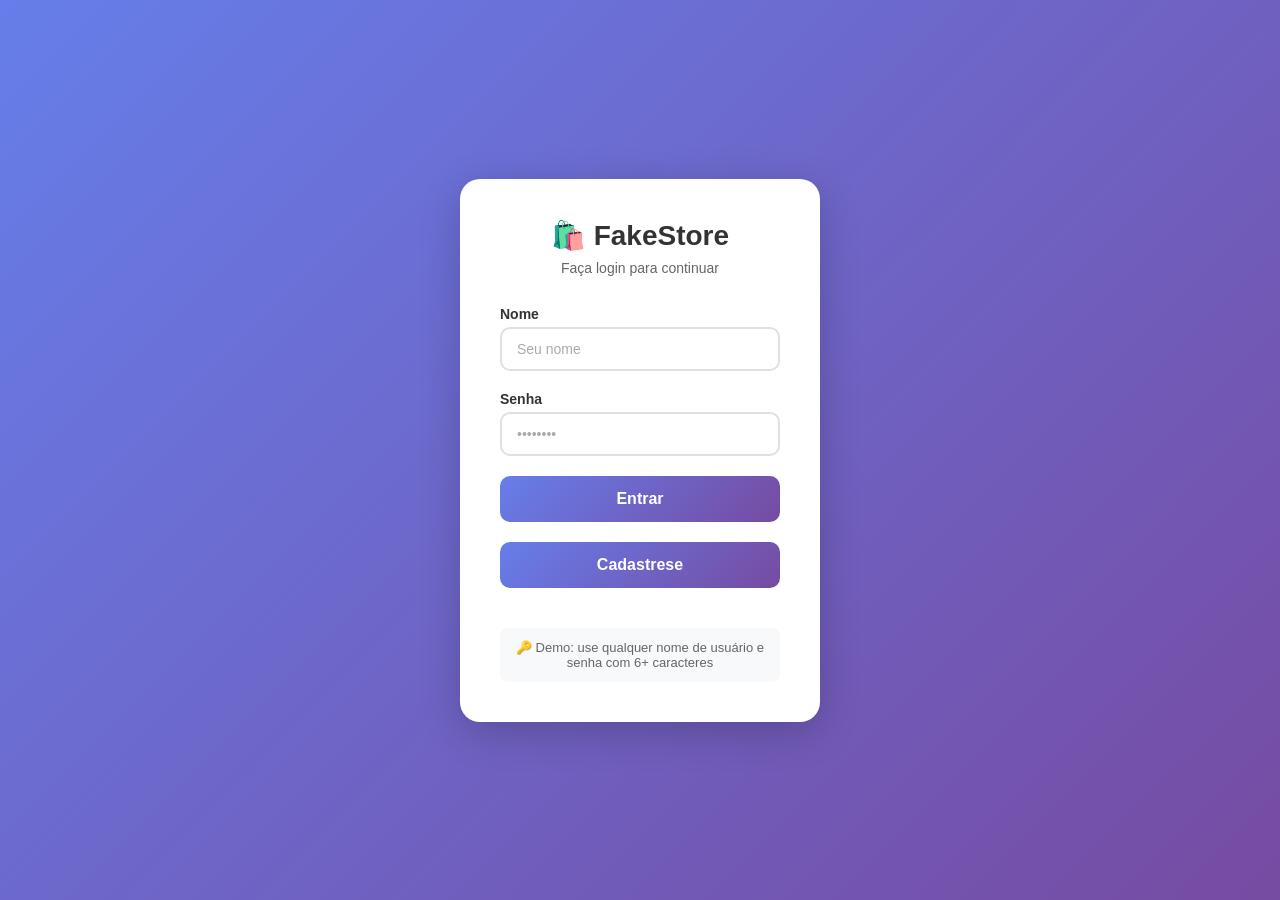
<file: index.html>
<!DOCTYPE html>
<html lang="pt-BR">
<head>
    <meta charset="UTF-8">
    <meta name="viewport" content="width=device-width, initial-scale=1.0">
    <title>Redirecionando...</title>

    <meta http-equiv="refresh" content="0; url=pages/login.html">
    <style>
        body {
            font-family: 'Segoe UI', Tahoma, Geneva, Verdana, sans-serif;
            display: flex;
            justify-content: center;
            align-items: center;
            height: 100vh;
            margin: 0;
            background: linear-gradient(135deg, #667eea 0%, #764ba2 100%);
            color: white;
        }
        .loading {
            text-align: center;
        }
        .spinner {
            width: 50px;
            height: 50px;
            border: 5px solid rgba(255, 255, 255, 0.3);
            border-top: 5px solid white;
            border-radius: 50%;
            animation: spin 1s linear infinite;
            margin: 20px auto;
        }
        @keyframes spin {
            to { transform: rotate(360deg); }
        }
    </style>
</head>
<body>
    <div class="loading">
        <h1>🛍️ FakeStore</h1>
        <div class="spinner"></div>
        <p>Redirecionando para o login...</p>
    </div>

    <script>
        window.location.href = 'pages/login.html';
    </script>
</body>
</html>
</file>
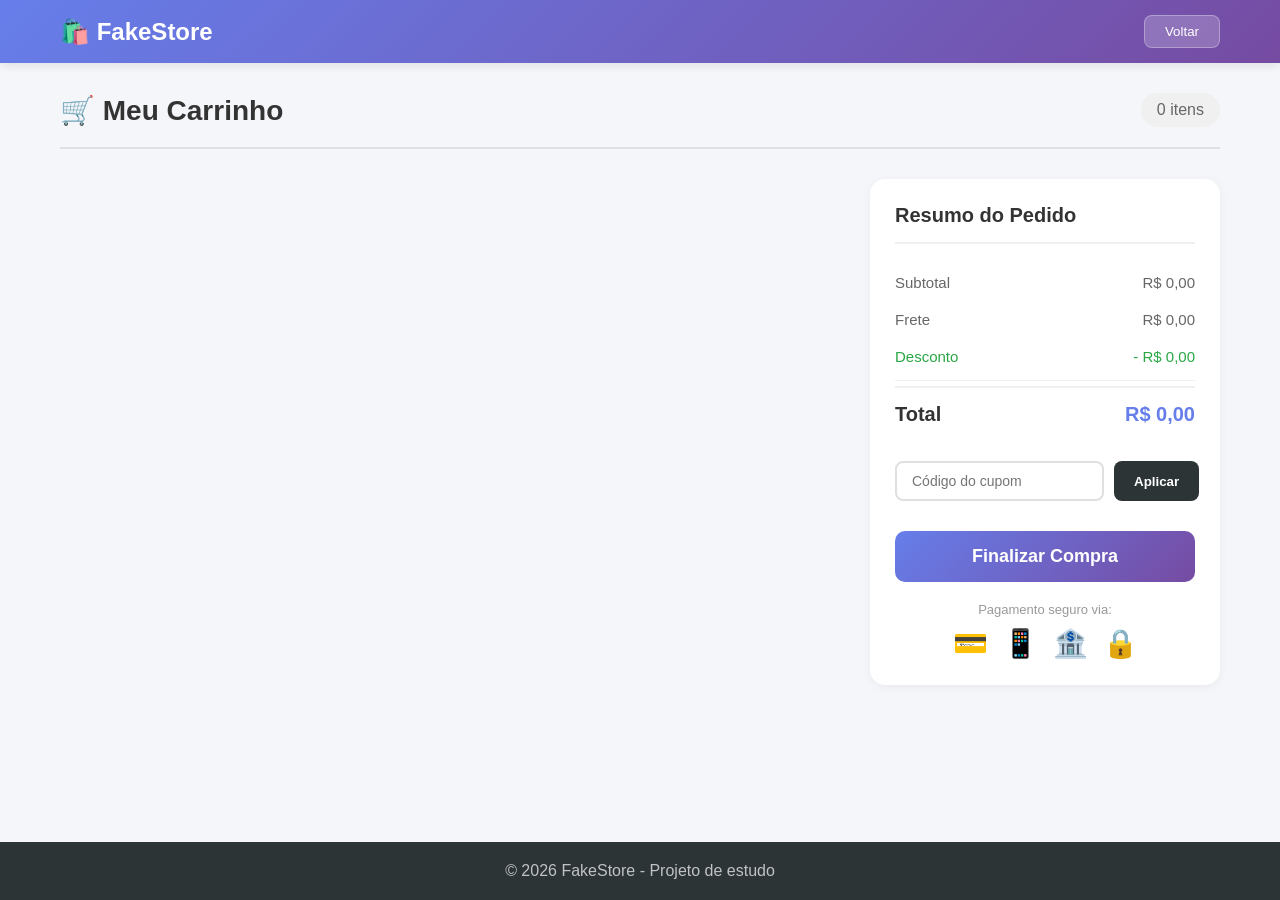
<file: pages/carrinho.html>
<!DOCTYPE html>
<html lang="pt-BR">
<head>
    <meta charset="UTF-8">
    <meta name="viewport" content="width=device-width, initial-scale=1.0">
    <title>FakeStore - Carrinho</title>
    <link rel="stylesheet" href="../styles/carrinho.css">
</head>
<body>

    <header class="header">
        <div class="header-container">
            <div class="logo">
                <h1>🛍️ FakeStore</h1>
            </div>
            <div class="header-actions">
                <button class="btn-logout" onclick="window.location.href='produtos.html'">Voltar</button>
            </div>
        </div>
    </header>

    <main class="cart-container">
        <div class="cart-header">
            <h2>🛒 Meu Carrinho</h2>
            <span class="cart-items-count" id="cartItemsCount">0 itens</span>
        </div>

        <div class="cart-content">

            <div class="cart-items" id="cartItemsContainer">
            </div>


            <div class="cart-summary">
                <h3>Resumo do Pedido</h3>
                
                <div class="summary-row">
                    <span>Subtotal</span>
                    <span id="cartSubtotal">R$ 0,00</span>
                </div>
                <div class="summary-row">
                    <span>Frete</span>
                    <span>R$ 0,00</span>
                </div>
                <div class="summary-row discount">
                    <span>Desconto</span>
                    <span>- R$ 0,00</span>
                </div>
                <div class="summary-total">
                    <span>Total</span>
                    <span id="cartTotal">R$ 0,00</span>
                </div>

                <div class="coupon-section">
                    <input type="text" placeholder="Código do cupom" class="coupon-input">
                    <button class="coupon-btn">Aplicar</button>
                </div>

                <button class="btn-checkout">Finalizar Compra</button>

                <div class="payment-methods">
                    <p>Pagamento seguro via:</p>
                    <div class="payment-icons">
                        <span>💳</span>
                        <span>📱</span>
                        <span>🏦</span>
                        <span>🔒</span>
                    </div>
                </div>
            </div>
        </div>
    </main>

    <!-- Footer -->
    <footer class="footer">
        <p>© 2026 FakeStore - Projeto de estudo</p>
    </footer>

    <script src="../js/carrinho.js"></script>
</body>
</html>
</file>
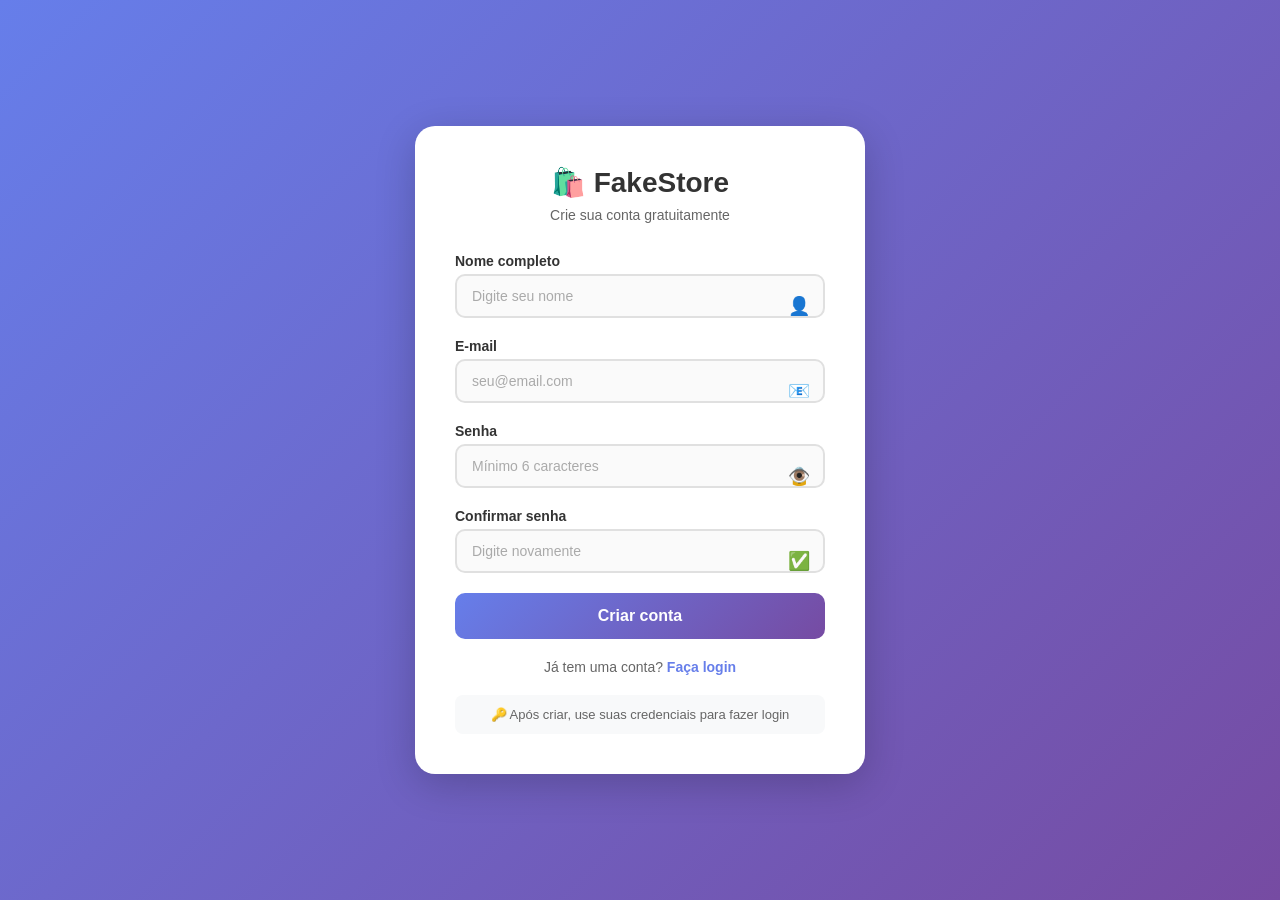
<file: pages/criarUsuario.html>
<!DOCTYPE html>
<html lang="pt-BR">
<head>
    <meta charset="UTF-8">
    <meta name="viewport" content="width=device-width, initial-scale=1.0">
    <title>FakeStore - Criar Conta</title>
    <link rel="stylesheet" href="../styles/criarUsuario.css">
</head>
<body>
    <div class="container">
        <div class="register-box">

            <div class="logo">
                <h1>🛍️ FakeStore</h1>
                <p>Crie sua conta gratuitamente</p>
            </div>

            <form id="registerForm">

                <div class="input-group">
                    <label for="name">Nome completo</label>
                    <input type="text" id="name" placeholder="Digite seu nome" required>
                    <span class="input-icon">👤</span>
                </div>


                <div class="input-group">
                    <label for="email">E-mail</label>
                    <input type="email" id="email" placeholder="seu@email.com" required>
                    <span class="input-icon">📧</span>
                </div>

                <div class="input-group">
                    <label for="password">Senha</label>
                    <input type="password" id="password" placeholder="Mínimo 6 caracteres" required minlength="6">
                    <span class="input-icon">🔒</span>
                    <span class="password-toggle" id="togglePassword">👁️</span>
                </div>

                <div class="input-group">
                    <label for="confirmPassword">Confirmar senha</label>
                    <input type="password" id="confirmPassword" placeholder="Digite novamente" required>
                    <span class="input-icon">✅</span>
                </div>

                <button type="submit" class="btn-register">Criar conta</button>

                <div class="login-link">
                    <p>Já tem uma conta? <a href="login.html">Faça login</a></p>
                </div>
            </form>

            <div class="demo-info">
                <p>🔑 Após criar, use suas credenciais para fazer login</p>
            </div>
        </div>
    </div>


    <dialog id="meuModal">
    </dialog>

    <script src="../js/criarUsuario.js"></script>
</body>
</html>
</file>
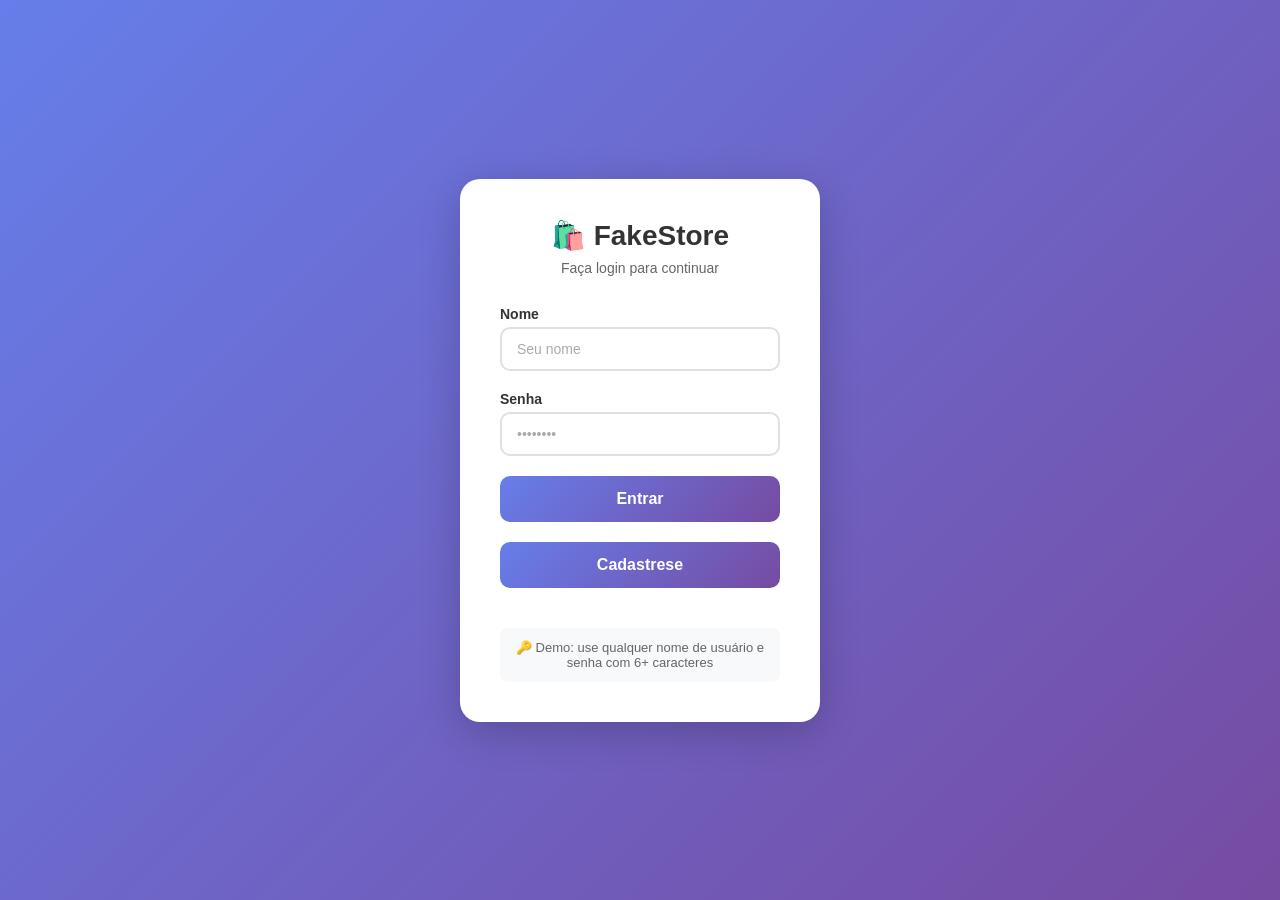
<file: pages/login.html>
<!DOCTYPE html>
<html lang="pt-BR">
<head>
    <meta charset="UTF-8">
    <meta name="viewport" content="width=device-width, initial-scale=1.0">
    <title>FakeStore - Login</title>
    <link rel="stylesheet" href="../styles/login.css">
</head>
<body>
    <div class="container">
        <div class="login-box">
            <div class="logo">
                <h1>🛍️ FakeStore</h1>
                <p>Faça login para continuar</p>
            </div>

            <form id="loginForm">
                <div class="input-group">
                    <label for="name">Nome</label>
                    <input type="text" id="name" placeholder="Seu nome" required>
                </div>

                <div class="input-group">
                    <label for="password">Senha</label>
                    <input type="password" id="password" placeholder="••••••••" required>
                </div>

                <button type="submit" class="btn-login">Entrar</button>
                <button type="button" class="btn-login" onclick="window.location.href='criarUsuario.html'">Cadastrese</button>

                <div id="resultado"></div>
            </form>

            <div class="demo-info">
                <p>🔑 Demo: use qualquer nome de usuário e senha com 6+ caracteres</p>
            </div>
        </div>
    </div>

    <script src="../js/login.js"></script>
</body>
</html>
</file>
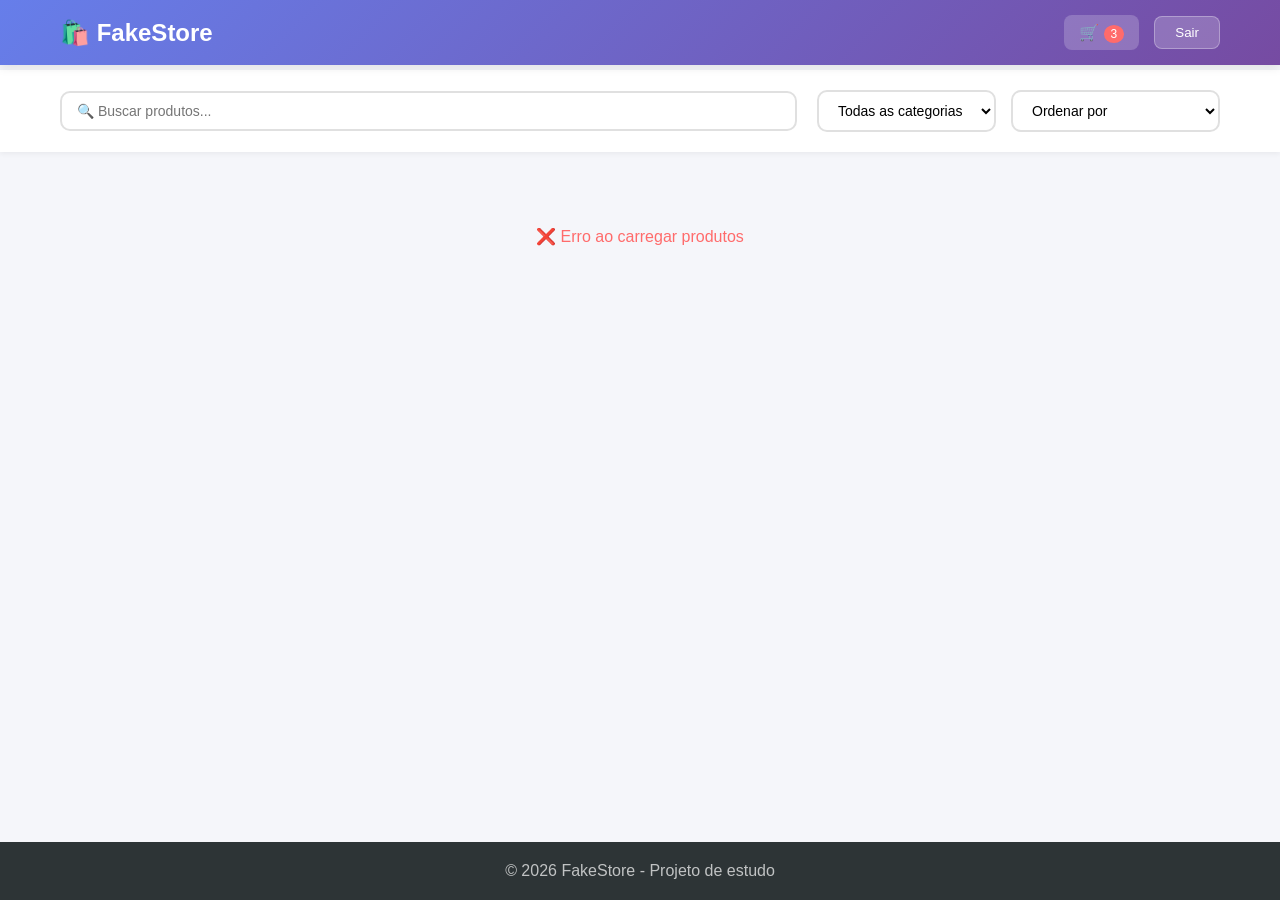
<file: pages/produtos.html>
<!DOCTYPE html>
<html lang="pt-BR">
<head>
    <meta charset="UTF-8">
    <meta name="viewport" content="width=device-width, initial-scale=1.0">
    <title>FakeStore - Produtos</title>
    <link rel="stylesheet" href="../styles/produtos.css">
</head>
<body>

    <header class="header">
        <div class="header-container">
            <div class="logo">
                <h1>🛍️ FakeStore</h1>
            </div>
            <div class="header-actions">
                <button class="btn-cart" onclick="window.location.href='carrinho.html'">🛒<span class="cart-count" id="cartICount">3</span></button>
                <button class="btn-logout" onclick="window.location.href='login.html'">Sair</button>
            </div>
        </div>
    </header>


    <section class="filters">
        <div class="filters-container">
            <div class="search-box">
                <input type="text" placeholder="🔍 Buscar produtos..." class="search-input" id="searchInput">
            </div>
            <div class="filter-options">
                <select class="filter-select" id="categorySelect">
                    <option value="">Todas as categorias</option>
                    <option value="electronics">Eletrônicos</option>
                    <option value="jewelery">Jóias</option>
                    <option value="men's clothing">Roupas Masculinas</option>
                    <option value="women's clothing">Roupas Femininas</option>
                </select>
                <select class="filter-select" id="sortSelect">
                    <option value="">Ordenar por</option>
                    <option value="price-asc">Preço: Menor para Maior</option>
                    <option value="price-desc">Preço: Maior para Menor</option>
                    <option value="name">Nome</option>
                </select>
            </div>
        </div>
    </section>

    <main class="products">
        <div class="products-container" id="productsContainer"></div>
    </main>

    <footer class="footer">
        <p>© 2026 FakeStore - Projeto de estudo</p>
    </footer>

    <script src="../js/produtos.js"></script>
    <script src="../js/carrinho.js"></script>
</body>
</html>
</file>
<file: styles/carrinho.css>
* {
    margin: 0;
    padding: 0;
    box-sizing: border-box;
}

body {
    font-family: 'Segoe UI', Tahoma, Geneva, Verdana, sans-serif;
    background: #f5f6fa;
    min-height: 100vh;
    display: flex;
    flex-direction: column;
}

.header {
    background: linear-gradient(135deg, #667eea 0%, #764ba2 100%);
    color: white;
    padding: 15px 0;
    box-shadow: 0 2px 10px rgba(0, 0, 0, 0.1);
    position: sticky;
    top: 0;
    z-index: 100;
}

.header-container {
    max-width: 1200px;
    margin: 0 auto;
    padding: 0 20px;
    display: flex;
    justify-content: space-between;
    align-items: center;
    flex-wrap: wrap;
    gap: 15px;
}

.logo h1 {
    font-size: 24px;
    font-weight: 700;
}

.nav {
    display: flex;
    gap: 25px;
}

.nav-link {
    color: rgba(255, 255, 255, 0.8);
    text-decoration: none;
    font-weight: 500;
    transition: all 0.3s;
    padding: 5px 0;
    border-bottom: 2px solid transparent;
}

.nav-link:hover {
    color: white;
    border-bottom-color: white;
}

.nav-link.active {
    color: white;
    border-bottom-color: white;
}

.header-actions {
    display: flex;
    gap: 15px;
    align-items: center;
}

.btn-cart {
    background: rgba(255, 255, 255, 0.2);
    border: none;
    color: white;
    padding: 8px 15px;
    border-radius: 8px;
    cursor: pointer;
    font-size: 16px;
    transition: background 0.3s;
    position: relative;
}

.btn-cart:hover {
    background: rgba(255, 255, 255, 0.3);
}

.cart-count {
    background: #ff6b6b;
    color: white;
    border-radius: 50%;
    padding: 2px 7px;
    font-size: 12px;
    margin-left: 5px;
}

.btn-logout {
    background: rgba(255, 255, 255, 0.2);
    border: 1px solid rgba(255, 255, 255, 0.3);
    color: white;
    padding: 8px 20px;
    border-radius: 8px;
    cursor: pointer;
    transition: all 0.3s;
}

.btn-logout:hover {
    background: rgba(255, 255, 255, 0.3);
}

.cart-container {
    max-width: 1200px;
    margin: 0 auto;
    padding: 30px 20px;
    flex: 1;
    width: 100%;
}

.cart-header {
    display: flex;
    justify-content: space-between;
    align-items: center;
    margin-bottom: 30px;
    padding-bottom: 20px;
    border-bottom: 2px solid #e0e0e0;
}

.cart-header h2 {
    font-size: 28px;
    color: #333;
}

.cart-items-count {
    font-size: 16px;
    color: #666;
    background: #f0f0f0;
    padding: 8px 16px;
    border-radius: 20px;
}

.cart-content {
    display: grid;
    grid-template-columns: 1fr 350px;
    gap: 30px;
}

.cart-items {
    display: flex;
    flex-direction: column;
    gap: 15px;
}

.cart-item {
    background: white;
    border-radius: 15px;
    padding: 20px;
    display: grid;
    grid-template-columns: 100px 1fr auto auto 40px;
    gap: 20px;
    align-items: center;
    box-shadow: 0 2px 10px rgba(0, 0, 0, 0.05);
    transition: all 0.3s;
    animation: slideIn 0.3s ease-out;
}

@keyframes slideIn {
    from {
        opacity: 0;
        transform: translateX(-20px);
    }
    to {
        opacity: 1;
        transform: translateX(0);
    }
}

.cart-item:hover {
    box-shadow: 0 4px 20px rgba(0, 0, 0, 0.08);
}

.item-image {
    width: 100px;
    height: 100px;
    background: #f8f9fa;
    border-radius: 10px;
    display: flex;
    align-items: center;
    justify-content: center;
    padding: 10px;
}

.item-image img {
    max-width: 100%;
    max-height: 100%;
    object-fit: contain;
}

.item-details {
    min-width: 0;
}

.item-title {
    font-size: 16px;
    font-weight: 600;
    color: #333;
    margin-bottom: 5px;
    display: -webkit-box;
    -webkit-line-clamp: 2;
    -webkit-box-orient: vertical;
    overflow: hidden;
}

.item-category {
    font-size: 13px;
    color: #999;
    text-transform: uppercase;
    letter-spacing: 0.5px;
    margin-bottom: 8px;
}

.item-price {
    font-size: 18px;
    font-weight: 700;
    color: #667eea;
}

.item-quantity {
    display: flex;
    align-items: center;
    gap: 10px;
    background: #f5f6fa;
    padding: 5px 10px;
    border-radius: 8px;
}

.qty-btn {
    width: 30px;
    height: 30px;
    border: none;
    background: white;
    border-radius: 50%;
    font-size: 18px;
    cursor: pointer;
    transition: all 0.3s;
    display: flex;
    align-items: center;
    justify-content: center;
    font-weight: 700;
    color: #333;
}

.qty-btn:hover {
    background: #667eea;
    color: white;
    transform: scale(1.1);
}

.qty-number {
    font-size: 16px;
    font-weight: 600;
    min-width: 30px;
    text-align: center;
}

.item-total {
    font-size: 18px;
    font-weight: 700;
    color: #333;
    min-width: 100px;
    text-align: right;
}

.item-remove {
    width: 35px;
    height: 35px;
    border: none;
    background: #fee;
    color: #ff6b6b;
    border-radius: 50%;
    font-size: 18px;
    cursor: pointer;
    transition: all 0.3s;
    display: flex;
    align-items: center;
    justify-content: center;
}

.item-remove:hover {
    background: #ff6b6b;
    color: white;
    transform: rotate(90deg);
}

.cart-summary {
    background: white;
    border-radius: 15px;
    padding: 25px;
    box-shadow: 0 2px 10px rgba(0, 0, 0, 0.05);
    position: sticky;
    top: 100px;
    height: fit-content;
}

.cart-summary h3 {
    font-size: 20px;
    color: #333;
    margin-bottom: 20px;
    padding-bottom: 15px;
    border-bottom: 2px solid #f0f0f0;
}

.summary-row {
    display: flex;
    justify-content: space-between;
    padding: 10px 0;
    color: #666;
    font-size: 15px;
}

.summary-row.discount {
    color: #28a745;
    border-bottom: 1px solid #f0f0f0;
    padding-bottom: 15px;
}

.summary-total {
    display: flex;
    justify-content: space-between;
    padding: 15px 0;
    font-size: 20px;
    font-weight: 700;
    color: #333;
    border-top: 2px solid #f0f0f0;
    margin-top: 5px;
}

.summary-total span:last-child {
    color: #667eea;
}

.coupon-section {
    display: flex;
    gap: 10px;
    margin: 20px 0;
}

.coupon-input {
    flex: 1;
    padding: 10px 15px;
    border: 2px solid #e0e0e0;
    border-radius: 8px;
    font-size: 14px;
    outline: none;
    transition: all 0.3s;
}

.coupon-input:focus {
    border-color: #667eea;
    box-shadow: 0 0 0 3px rgba(102, 126, 234, 0.1);
}

.coupon-btn {
    padding: 10px 20px;
    background: #2d3436;
    color: white;
    border: none;
    border-radius: 8px;
    cursor: pointer;
    font-weight: 600;
    transition: all 0.3s;
}

.coupon-btn:hover {
    background: #1a1a1a;
    transform: scale(1.05);
}

.btn-checkout {
    width: 100%;
    padding: 15px;
    background: linear-gradient(135deg, #667eea 0%, #764ba2 100%);
    color: white;
    border: none;
    border-radius: 10px;
    font-size: 18px;
    font-weight: 700;
    cursor: pointer;
    transition: all 0.3s;
    margin-top: 10px;
}

.btn-checkout:hover {
    transform: translateY(-2px);
    box-shadow: 0 5px 25px rgba(102, 126, 234, 0.4);
}

.btn-checkout:active {
    transform: translateY(0);
}

.payment-methods {
    margin-top: 20px;
    text-align: center;
}

.payment-methods p {
    color: #999;
    font-size: 13px;
    margin-bottom: 10px;
}

.payment-icons {
    display: flex;
    justify-content: center;
    gap: 15px;
    font-size: 28px;
}

.footer {
    background: #2d3436;
    color: rgba(255, 255, 255, 0.7);
    text-align: center;
    padding: 20px;
    margin-top: auto;
}

@media (max-width: 1024px) {
    .cart-content {
        grid-template-columns: 1fr;
    }
    
    .cart-summary {
        position: static;
    }
}

@media (max-width: 768px) {
    .header-container {
        flex-direction: column;
        align-items: stretch;
        gap: 10px;
    }

    .nav {
        justify-content: center;
        gap: 15px;
        flex-wrap: wrap;
    }

    .header-actions {
        justify-content: center;
    }

    .cart-item {
        grid-template-columns: 80px 1fr;
        grid-template-rows: auto auto auto;
        gap: 15px;
        padding: 15px;
    }

    .item-image {
        width: 80px;
        height: 80px;
        grid-row: 1 / 4;
    }

    .item-details {
        grid-column: 2;
        grid-row: 1;
    }

    .item-quantity {
        grid-column: 2;
        grid-row: 2;
        justify-self: start;
    }

    .item-total {
        grid-column: 2;
        grid-row: 3;
        text-align: left;
        min-width: auto;
    }

    .item-remove {
        grid-column: 2;
        grid-row: 1;
        justify-self: end;
    }

    .cart-header {
        flex-direction: column;
        gap: 10px;
        text-align: center;
    }

    .cart-items-count {
        font-size: 14px;
    }

    .summary-total {
        font-size: 18px;
    }
}

@media (max-width: 480px) {
    .cart-item {
        grid-template-columns: 60px 1fr;
        gap: 10px;
        padding: 12px;
    }

    .item-image {
        width: 60px;
        height: 60px;
    }

    .item-title {
        font-size: 14px;
    }

    .item-price {
        font-size: 15px;
    }

    .item-total {
        font-size: 15px;
    }

    .qty-btn {
        width: 25px;
        height: 25px;
        font-size: 14px;
    }

    .qty-number {
        font-size: 14px;
        min-width: 20px;
    }

    .cart-summary {
        padding: 20px;
    }

    .btn-checkout {
        font-size: 16px;
        padding: 12px;
    }
}

.cart-empty {
    text-align: center;
    padding: 80px 20px;
    grid-column: 1 / -1;
}

.cart-empty .empty-icon {
    font-size: 80px;
    margin-bottom: 20px;
    opacity: 0.3;
}

.cart-empty h2 {
    color: #333;
    margin-bottom: 10px;
}

.cart-empty p {
    color: #999;
    margin-bottom: 30px;
}

.btn-continue-shopping {
    padding: 12px 40px;
    background: linear-gradient(135deg, #667eea 0%, #764ba2 100%);
    color: white;
    border: none;
    border-radius: 10px;
    font-size: 16px;
    cursor: pointer;
    transition: all 0.3s;
}

.cart-item {
    display: flex;
    align-items: center;
    gap: 20px;
    background: white;
    padding: 15px;
    border-radius: 10px;
    margin-bottom: 15px;
    box-shadow: 0 2px 8px rgba(0, 0, 0, 0.1);
    transition: all 0.3s;
}

.cart-item:hover {
    transform: translateY(-2px);
    box-shadow: 0 4px 15px rgba(0, 0, 0, 0.15);
}

.cart-item-image {
    width: 80px;
    height: 80px;
    flex-shrink: 0;
    background: #f8f9fa;
    border-radius: 8px;
    display: flex;
    align-items: center;
    justify-content: center;
    padding: 10px;
}

.cart-item-image img {
    max-width: 100%;
    max-height: 100%;
    object-fit: contain;
}

.cart-item-info {
    flex: 1;
}

.cart-item-title {
    font-size: 16px;
    font-weight: 600;
    color: #333;
    margin-bottom: 5px;
    display: -webkit-box;
    -webkit-line-clamp: 2;
    -webkit-box-orient: vertical;
    overflow: hidden;
}

.cart-item-price {
    font-size: 18px;
    font-weight: 700;
    color: #667eea;
    margin-bottom: 5px;
}

.cart-item-quantity {
    font-size: 14px;
    color: #666;
}

@media (max-width: 480px) {
    .cart-item {
        flex-direction: column;
        text-align: center;
        padding: 15px;
    }
    
    .cart-item-image {
        width: 120px;
        height: 120px;
    }
}

.btn-continue-shopping:hover {
    transform: translateY(-2px);
    box-shadow: 0 5px 25px rgba(102, 126, 234, 0.4);
}
</file>
<file: styles/criarUsuario.css>
* {
    margin: 0;
    padding: 0;
    box-sizing: border-box;
}

body {
    font-family: 'Segoe UI', Tahoma, Geneva, Verdana, sans-serif;
    background: linear-gradient(135deg, #667eea 0%, #764ba2 100%);
    min-height: 100vh;
    display: flex;
    align-items: center;
    justify-content: center;
    padding: 20px;
}

.container {
    width: 100%;
    max-width: 450px;
}

.register-box {
    background: white;
    border-radius: 20px;
    padding: 40px;
    box-shadow: 0 10px 40px rgba(0, 0, 0, 0.2);
    animation: slideUp 0.6s ease-out;
}

@keyframes slideUp {
    from {
        opacity: 0;
        transform: translateY(30px);
    }
    to {
        opacity: 1;
        transform: translateY(0);
    }
}

.logo {
    text-align: center;
    margin-bottom: 30px;
}

.logo h1 {
    color: #333;
    font-size: 28px;
    margin-bottom: 8px;
}

.logo p {
    color: #666;
    font-size: 14px;
}

.input-group {
    margin-bottom: 20px;
    position: relative;
}

.input-group label {
    display: block;
    color: #333;
    font-size: 14px;
    font-weight: 600;
    margin-bottom: 5px;
}

.input-group input {
    width: 100%;
    padding: 12px 45px 12px 15px;
    border: 2px solid #e0e0e0;
    border-radius: 10px;
    font-size: 14px;
    transition: all 0.3s;
    outline: none;
    background: #fafafa;
}

.input-group input:focus {
    border-color: #667eea;
    background: white;
    box-shadow: 0 0 0 3px rgba(102, 126, 234, 0.1);
}

.input-group input::placeholder {
    color: #aaa;
}

.input-group input:valid {
    border-color: #28a745;
}

.input-group input:invalid:not(:placeholder-shown) {
    border-color: #dc3545;
}

.input-icon {
    position: absolute;
    right: 15px;
    top: 42px;
    font-size: 18px;
    color: #999;
    pointer-events: none;
}

.password-toggle {
    position: absolute;
    right: 15px;
    top: 42px;
    font-size: 18px;
    cursor: pointer;
    color: #999;
    transition: color 0.3s;
    z-index: 1;
}

.password-toggle:hover {
    color: #667eea;
}

.terms {
    margin: 25px 0;
}

.checkbox-container {
    display: flex;
    align-items: flex-start;
    gap: 10px;
    font-size: 14px;
    color: #666;
    cursor: pointer;
    position: relative;
    padding-left: 30px;
}

.checkbox-container input {
    position: absolute;
    opacity: 0;
    cursor: pointer;
    height: 0;
    width: 0;
}

.checkmark {
    position: absolute;
    left: 0;
    top: 2px;
    height: 20px;
    width: 20px;
    background: #f0f0f0;
    border-radius: 5px;
    border: 2px solid #e0e0e0;
    transition: all 0.3s;
}

.checkbox-container:hover input ~ .checkmark {
    background: #e8e8e8;
}

.checkbox-container input:checked ~ .checkmark {
    background: #667eea;
    border-color: #667eea;
}

.checkmark:after {
    content: "";
    position: absolute;
    display: none;
}

.checkbox-container input:checked ~ .checkmark:after {
    display: block;
}

.checkbox-container .checkmark:after {
    left: 6px;
    top: 2px;
    width: 6px;
    height: 11px;
    border: solid white;
    border-width: 0 2px 2px 0;
    transform: rotate(45deg);
}

.terms a {
    color: #667eea;
    text-decoration: none;
    font-weight: 600;
}

.terms a:hover {
    text-decoration: underline;
}

.btn-register {
    width: 100%;
    padding: 14px;
    background: linear-gradient(135deg, #667eea 0%, #764ba2 100%);
    color: white;
    border: none;
    border-radius: 10px;
    font-size: 16px;
    font-weight: 600;
    cursor: pointer;
    transition: all 0.3s;
    margin-bottom: 20px;
}

.btn-register:hover {
    transform: translateY(-2px);
    box-shadow: 0 5px 20px rgba(102, 126, 234, 0.4);
}

.btn-register:active {
    transform: translateY(0);
}

.login-link {
    text-align: center;
    color: #666;
    font-size: 14px;
}

.login-link a {
    color: #667eea;
    text-decoration: none;
    font-weight: 600;
}

.login-link a:hover {
    text-decoration: underline;
}

.demo-info {
    margin-top: 20px;
    padding: 12px;
    background: #f8f9fa;
    border-radius: 8px;
    text-align: center;
    font-size: 13px;
    color: #666;
}

.demo-info p {
    margin: 0;
}

.input-group input:invalid:not(:placeholder-shown) {
    border-color: #dc3545;
}

.input-group input:invalid:not(:placeholder-shown) ~ .input-icon {
    color: #dc3545;
}

.input-group input:valid:not(:placeholder-shown) ~ .input-icon {
    color: #28a745;
}

@media (max-width: 480px) {
    .register-box {
        padding: 30px 20px;
    }

    .logo h1 {
        font-size: 24px;
    }

    .input-group input {
        padding: 10px 40px 10px 12px;
        font-size: 13px;
    }

    .input-icon,
    .password-toggle {
        top: 40px;
        font-size: 16px;
    }

    .btn-register {
        font-size: 15px;
        padding: 12px;
    }

    .checkbox-container {
        font-size: 13px;
        padding-left: 28px;
    }

    .checkmark {
        height: 18px;
        width: 18px;
    }

    .checkbox-container .checkmark:after {
        left: 5px;
        top: 1px;
        width: 5px;
        height: 10px;
    }
}

@media (max-width: 380px) {
    .register-box {
        padding: 20px 15px;
    }

    .logo h1 {
        font-size: 20px;
    }

    .input-group input {
        padding: 8px 35px 8px 10px;
        font-size: 12px;
    }

    .input-icon,
    .password-toggle {
        top: 37px;
        font-size: 14px;
        right: 10px;
    }
}

.btn-register:disabled {
    opacity: 0.7;
    cursor: not-allowed;
    transform: none !important;
}

.btn-register.loading {
    position: relative;
    color: transparent;
}

.btn-register.loading::after {
    content: '';
    position: absolute;
    width: 24px;
    height: 24px;
    border: 3px solid rgba(255, 255, 255, 0.3);
    border-top-color: white;
    border-radius: 50%;
    animation: spin 0.8s linear infinite;
}

@keyframes spin {
    to { transform: rotate(360deg); }
}

        dialog {
            border: none;
            border-radius: 20px;
            padding: 0;
            max-width: 450px;
            width: 90%;
            box-shadow: 0 20px 60px rgba(0, 0, 0, 0.3);
            animation: slideDown 0.3s ease-out;
            overflow: hidden;
            background: transparent;
        }

        dialog {
            position: fixed;
            top: 50%;
            left: 50%;
            transform: translate(-50%, -50%);
            margin: 0;
        }

        .modal-content {
            background: white;
            padding: 40px 35px 35px;
            border-radius: 20px;
            position: relative;
            overflow: hidden;
        }

        .modal-content::before {
            content: '';
            position: absolute;
            top: 0;
            left: 0;
            right: 0;
            height: 5px;
            background: linear-gradient(90deg, #667eea 0%, #764ba2 100%);
        }

        .success-icon {
            font-size: 60px;
            margin-bottom: 10px;
            display: block;
            animation: bounceIn 0.5s ease-out;
        }

        .modal-content h2 {
            color: #2d3748;
            margin: 10px 0 20px;
            font-size: 24px;
            font-weight: 700;
        }

        .modal-content .user-info {
            background: #f7fafc;
            border-radius: 12px;
            padding: 15px 20px;
            margin: 15px 0 25px;
            text-align: left;
        }

        .modal-content .user-info p {
            margin: 8px 0;
            color: #4a5568;
            font-size: 15px;
            display: flex;
            align-items: center;
            gap: 10px;
        }

        .modal-content .user-info p strong {
            color: #2d3748;
            min-width: 50px;
        }

        .modal-content .user-info p span {
            color: #718096;
            word-break: break-all;
        }

        .btn-fechar {
            width: 100%;
            padding: 14px;
            font-size: 16px;
            font-weight: 600;
            color: white;
            background: linear-gradient(135deg, #667eea 0%, #764ba2 100%);
            border: none;
            border-radius: 12px;
            cursor: pointer;
            transition: all 0.3s ease;
            letter-spacing: 0.5px;
        }

        .btn-fechar:hover {
            transform: translateY(-2px);
            box-shadow: 0 8px 25px rgba(118, 75, 162, 0.4);
        }

        .btn-fechar:active {
            transform: translateY(0);
        }

        dialog::backdrop {
            background: rgba(0, 0, 0, 0.6);
            backdrop-filter: blur(8px);
            -webkit-backdrop-filter: blur(8px);
        }

        @keyframes slideDown {
            from {
                opacity: 0;
                transform: translate(-50%, -40%);
            }
            to {
                opacity: 1;
                transform: translate(-50%, -50%);
            }
        }

        @keyframes bounceIn {
            0% {
                transform: scale(0);
            }
            50% {
                transform: scale(1.2);
            }
            70% {
                transform: scale(0.9);
            }
            100% {
                transform: scale(1);
            }
        }

        @media (max-width: 480px) {
            .modal-content {
                padding: 30px 20px 25px;
            }

            .modal-content h2 {
                font-size: 20px;
            }

            .success-icon {
                font-size: 45px;
            }
        }
</file>
<file: styles/login.css>
* {
    margin: 0;
    padding: 0;
    box-sizing: border-box;
}

body {
    font-family: 'Segoe UI', Tahoma, Geneva, Verdana, sans-serif;
    background: linear-gradient(135deg, #667eea 0%, #764ba2 100%);
    height: 100vh;
    display: flex;
    align-items: center;
    justify-content: center;
}

.container {
    width: 100%;
    max-width: 400px;
    padding: 20px;
}

.login-box {
    background: white;
    border-radius: 20px;
    padding: 40px;
    box-shadow: 0 10px 40px rgba(0, 0, 0, 0.2);
    animation: slideUp 0.5s ease-out;
}

@keyframes slideUp {
    from {
        opacity: 0;
        transform: translateY(30px);
    }
    to {
        opacity: 1;
        transform: translateY(0);
    }
}

.logo {
    text-align: center;
    margin-bottom: 30px;
}

.logo h1 {
    color: #333;
    font-size: 28px;
    margin-bottom: 8px;
}

.logo p {
    color: #666;
    font-size: 14px;
}

.input-group {
    margin-bottom: 20px;
}

.input-group label {
    display: block;
    color: #333;
    font-size: 14px;
    font-weight: 600;
    margin-bottom: 5px;
}

.input-group input {
    width: 100%;
    padding: 12px 15px;
    border: 2px solid #e0e0e0;
    border-radius: 10px;
    font-size: 14px;
    transition: all 0.3s;
    outline: none;
}

.input-group input:focus {
    border-color: #667eea;
    box-shadow: 0 0 0 3px rgba(102, 126, 234, 0.1);
}

.input-group input::placeholder {
    color: #aaa;
}

.options {
    display: flex;
    justify-content: space-between;
    align-items: center;
    margin-bottom: 25px;
    font-size: 14px;
}

.remember-me {
    display: flex;
    align-items: center;
    gap: 8px;
    color: #555;
    cursor: pointer;
}

.remember-me input[type="checkbox"] {
    width: 16px;
    height: 16px;
    cursor: pointer;
}

.forgot-password {
    color: #667eea;
    text-decoration: none;
    font-weight: 500;
    transition: color 0.3s;
}

.forgot-password:hover {
    color: #764ba2;
    text-decoration: underline;
}

.btn-login {
    width: 100%;
    padding: 14px;
    background: linear-gradient(135deg, #667eea 0%, #764ba2 100%);
    color: white;
    border: none;
    border-radius: 10px;
    font-size: 16px;
    font-weight: 600;
    cursor: pointer;
    transition: all 0.3s;
    margin-bottom: 20px;
}

.btn-login:hover {
    transform: translateY(-2px);
    box-shadow: 0 5px 20px rgba(102, 126, 234, 0.4);
}

.btn-login:active {
    transform: translateY(0);
}

.register {
    text-align: center;
    color: #666;
    font-size: 14px;
}

.register a {
    color: #667eea;
    text-decoration: none;
    font-weight: 600;
}

.register a:hover {
    text-decoration: underline;
}

.demo-info {
    margin-top: 20px;
    padding: 12px;
    background: #f8f9fa;
    border-radius: 8px;
    text-align: center;
    font-size: 13px;
    color: #666;
}

.demo-info p {
    margin: 0;
}

@media (max-width: 480px) {
    .login-box {
        padding: 30px 20px;
    }

    .logo h1 {
        font-size: 24px;
    }

    .options {
        flex-direction: column;
        gap: 10px;
        align-items: flex-start;
    }
}
</file>
<file: styles/produtos.css>
* {
    margin: 0;
    padding: 0;
    box-sizing: border-box;
}

a {
    text-decoration: none;
    color: inherit;
}

body {
    font-family: 'Segoe UI', Tahoma, Geneva, Verdana, sans-serif;
    background: #f5f6fa;
    min-height: 100vh;
    display: flex;
    flex-direction: column;
}

.header {
    background: linear-gradient(135deg, #667eea 0%, #764ba2 100%);
    color: white;
    padding: 15px 0;
    box-shadow: 0 2px 10px rgba(0, 0, 0, 0.1);
    position: sticky;
    top: 0;
    z-index: 100;
}

.header-container {
    max-width: 1200px;
    margin: 0 auto;
    padding: 0 20px;
    display: flex;
    justify-content: space-between;
    align-items: center;
    flex-wrap: wrap;
    gap: 15px;
}

.logo h1 {
    font-size: 24px;
    font-weight: 700;
}

.nav {
    display: flex;
    gap: 25px;
}

.nav-link {
    color: rgba(255, 255, 255, 0.8);
    text-decoration: none;
    font-weight: 500;
    transition: all 0.3s;
    padding: 5px 0;
    border-bottom: 2px solid transparent;
}

.nav-link:hover {
    color: white;
    border-bottom-color: white;
}

.nav-link.active {
    color: white;
    border-bottom-color: white;
}

.header-actions {
    display: flex;
    gap: 15px;
    align-items: center;
}

.btn-cart {
    background: rgba(255, 255, 255, 0.2);
    border: none;
    color: white;
    padding: 8px 15px;
    border-radius: 8px;
    cursor: pointer;
    font-size: 16px;
    transition: background 0.3s;
    position: relative;
}

.btn-cart:hover {
    background: rgba(255, 255, 255, 0.3);
}

.cart-count {
    background: #ff6b6b;
    color: white;
    border-radius: 50%;
    padding: 2px 7px;
    font-size: 12px;
    margin-left: 5px;
}

.btn-logout {
    background: rgba(255, 255, 255, 0.2);
    border: 1px solid rgba(255, 255, 255, 0.3);
    color: white;
    padding: 8px 20px;
    border-radius: 8px;
    cursor: pointer;
    transition: all 0.3s;
}

.btn-logout:hover {
    background: rgba(255, 255, 255, 0.3);
}

.filters {
    background: white;
    padding: 20px 0;
    box-shadow: 0 2px 5px rgba(0, 0, 0, 0.05);
    position: sticky;
    top: 70px;
    z-index: 99;
}

.filters-container {
    max-width: 1200px;
    margin: 0 auto;
    padding: 0 20px;
    display: flex;
    gap: 20px;
    flex-wrap: wrap;
    align-items: center;
}

.search-box {
    flex: 1;
    min-width: 200px;
}

.search-input {
    width: 100%;
    padding: 10px 15px;
    border: 2px solid #e0e0e0;
    border-radius: 10px;
    font-size: 14px;
    transition: all 0.3s;
    outline: none;
}

.search-input:focus {
    border-color: #667eea;
    box-shadow: 0 0 0 3px rgba(102, 126, 234, 0.1);
}

.filter-options {
    display: flex;
    gap: 15px;
    flex-wrap: wrap;
}

.filter-select {
    padding: 10px 15px;
    border: 2px solid #e0e0e0;
    border-radius: 10px;
    font-size: 14px;
    background: white;
    cursor: pointer;
    outline: none;
    transition: all 0.3s;
    min-width: 150px;
}

.filter-select:focus {
    border-color: #667eea;
    box-shadow: 0 0 0 3px rgba(102, 126, 234, 0.1);
}

.products {
    flex: 1;
    padding: 30px 0 50px;
}

.products-container {
    max-width: 1200px;
    margin: 0 auto;
    padding: 0 20px;
    display: grid;
    grid-template-columns: repeat(auto-fill, minmax(260px, 1fr));
    gap: 30px;
}

.product-card {
    background: white;
    border-radius: 15px;
    overflow: hidden;
    box-shadow: 0 2px 10px rgba(0, 0, 0, 0.05);
    transition: all 0.3s;
    animation: fadeIn 0.5s ease-out;
}

@keyframes fadeIn {
    from {
        opacity: 0;
        transform: translateY(20px);
    }
    to {
        opacity: 1;
        transform: translateY(0);
    }
}

.product-card:hover {
    transform: translateY(-5px);
    box-shadow: 0 8px 30px rgba(0, 0, 0, 0.12);
}

.product-image {
    position: relative;
    padding: 20px;
    background: #f8f9fa;
    height: 200px;
    display: flex;
    align-items: center;
    justify-content: center;
}

.product-image img {
    max-width: 100%;
    max-height: 160px;
    object-fit: contain;
    transition: transform 0.3s;
}

.product-card:hover .product-image img {
    transform: scale(1.05);
}


.product-info {
    padding: 20px;
}

.product-title {
    font-size: 16px;
    font-weight: 600;
    color: #333;
    margin-bottom: 5px;
    display: -webkit-box;
    -webkit-line-clamp: 2;
    -webkit-box-orient: vertical;
    overflow: hidden;
    height: 50px;
}

.product-category {
    font-size: 13px;
    color: #999;
    margin-bottom: 10px;
    text-transform: uppercase;
    letter-spacing: 0.5px;
}

.product-rating {
    display: flex;
    align-items: center;
    gap: 5px;
    margin-bottom: 12px;
}

.stars {
    color: #f8c51b;
    font-size: 14px;
    letter-spacing: 1px;
}

.rating-count {
    font-size: 13px;
    color: #999;
}

.product-price {
    display: flex;
    justify-content: space-between;
    align-items: center;
    padding-top: 12px;
    border-top: 1px solid #f0f0f0;
}

.price {
    font-size: 20px;
    font-weight: 700;
    color: #333;
}

.btn-add-cart {
    background: linear-gradient(135deg, #667eea 0%, #764ba2 100%);
    color: white;
    border: none;
    padding: 8px 16px;
    border-radius: 8px;
    cursor: pointer;
    font-weight: 600;
    font-size: 13px;
    transition: all 0.3s;
}

.btn-add-cart:hover {
    transform: scale(1.05);
    box-shadow: 0 4px 15px rgba(102, 126, 234, 0.4);
}

.btn-add-cart:active {
    transform: scale(0.95);
}

.loading {
    text-align: center;
    padding: 50px;
    grid-column: 1 / -1;
}

.loading::after {
    content: '⏳ Carregando produtos...';
    font-size: 18px;
    color: #999;
    animation: pulse 1.5s ease-in-out infinite;
}

@keyframes pulse {
    0%, 100% { opacity: 1; }
    50% { opacity: 0.3; }
}

.footer {
    background: #2d3436;
    color: rgba(255, 255, 255, 0.7);
    text-align: center;
    padding: 20px;
    margin-top: auto;
}

@media (max-width: 768px) {
    .header-container {
        flex-direction: column;
        align-items: stretch;
        gap: 10px;
    }

    .nav {
        justify-content: center;
        gap: 15px;
        flex-wrap: wrap;
    }

    .header-actions {
        justify-content: center;
    }

    .filters-container {
        flex-direction: column;
        align-items: stretch;
    }

    .filter-options {
        flex-direction: column;
    }

    .filter-select {
        width: 100%;
    }

    .products-container {
        grid-template-columns: repeat(auto-fill, minmax(200px, 1fr));
        gap: 20px;
    }

    .product-title {
        font-size: 14px;
        height: 40px;
    }

    .price {
        font-size: 17px;
    }
}

@media (max-width: 480px) {
    .products-container {
        grid-template-columns: 1fr 1fr;
        gap: 15px;
        padding: 0 10px;
    }

    .product-info {
        padding: 15px;
    }

    .btn-add-cart {
        font-size: 12px;
        padding: 6px 12px;
    }
}
</file>
